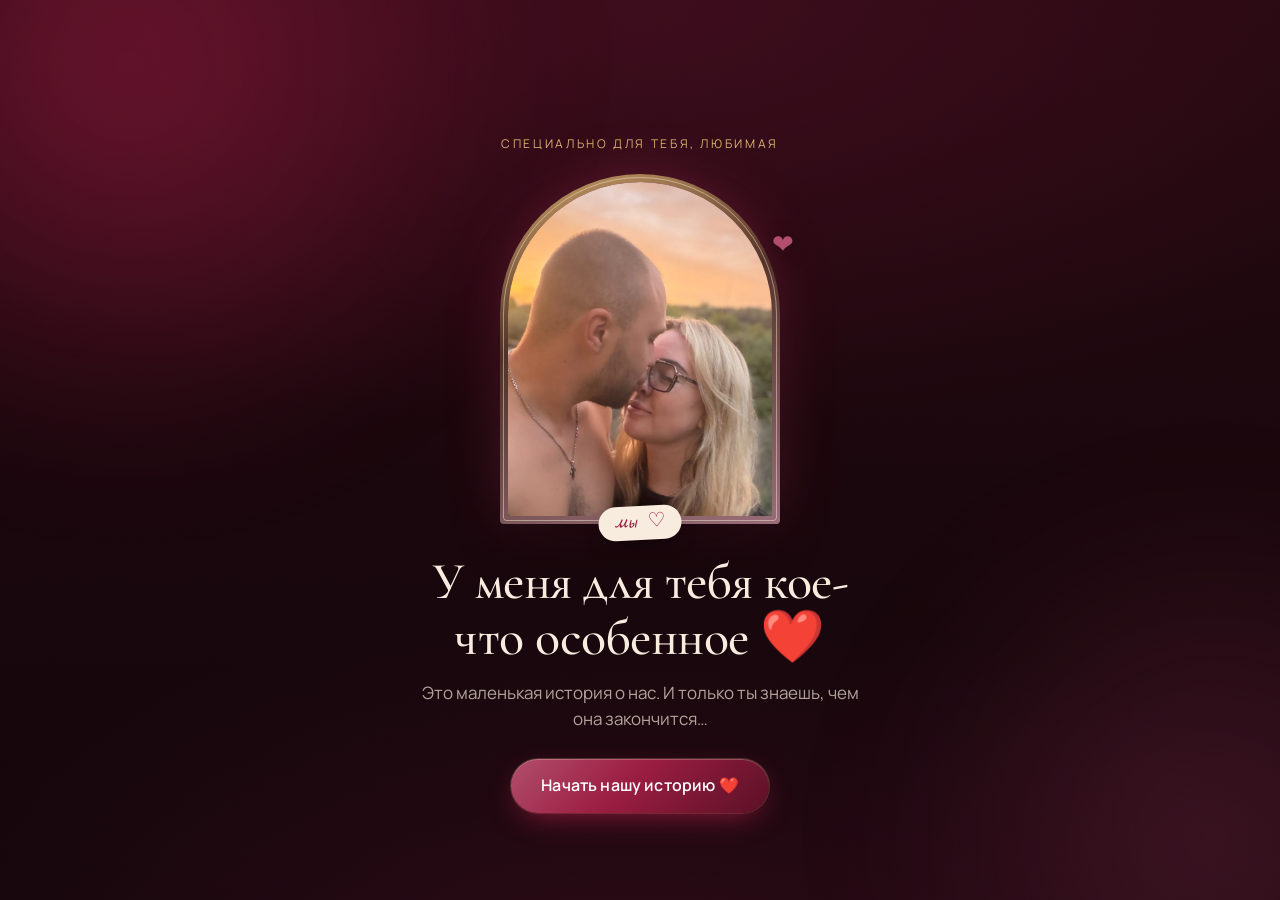
<file: nasha-istoriya/index.html>
<!doctype html>
<html lang="ru">
<head>
  <meta charset="utf-8">
  <meta name="viewport" content="width=device-width, initial-scale=1, viewport-fit=cover">
  <meta name="theme-color" content="#14060b">
  <meta name="robots" content="noindex, nofollow">
  <meta name="description" content="Маленькая история о нас">
  <title>Для тебя ❤️</title>
  <link rel="icon" href="data:image/svg+xml,%3Csvg xmlns='http://www.w3.org/2000/svg' viewBox='0 0 100 100'%3E%3Ctext y='.9em' font-size='90'%3E%E2%9D%A4%EF%B8%8F%3C/text%3E%3C/svg%3E">
  <link rel="preconnect" href="https://fonts.googleapis.com">
  <link rel="preconnect" href="https://fonts.gstatic.com" crossorigin>
  <link rel="stylesheet" href="https://fonts.googleapis.com/css2?family=Cormorant+Garamond:ital,wght@0,400;0,500;0,600;1,400;1,500&family=Manrope:wght@400;500;600&family=Marck+Script&display=swap">
  <link rel="stylesheet" href="css/style.css">
</head>
<body class="game">
  <div class="sky" aria-hidden="true">
    <div class="glow glow--a"></div>
    <div class="glow glow--b"></div>
    <div class="hearts" id="floatingHearts"></div>
  </div>
  <div class="veil" id="veil" aria-hidden="true"></div>

  <header class="topbar" id="topbar" hidden>
    <button class="icon-btn" id="soundBtn" type="button" aria-label="Включить музыку" hidden>
      <span class="icon-btn__on" aria-hidden="true">♫</span>
    </button>
  </header>

  <main class="stage" id="stage" aria-live="polite">
    <section class="screen screen--center is-active" id="loading">
      <div class="loader" role="status">
        <span class="loader__heart" aria-hidden="true">❤</span>
        <p class="loader__text">Готовлю кое-что особенное…</p>
      </div>
    </section>
  </main>

  <div class="fx" id="fx" aria-hidden="true"></div>
  <div class="preview-badge" id="previewBadge" hidden>Предпросмотр черновика · ответы не смешиваются с настоящими</div>

  <noscript>
    <p class="noscript">Чтобы открыть эту историю, включи, пожалуйста, JavaScript ❤️</p>
  </noscript>

  <script src="js/config.js"></script>
  <script src="js/shared.js"></script>
  <script src="js/app.js"></script>
</body>
</html>
</file>
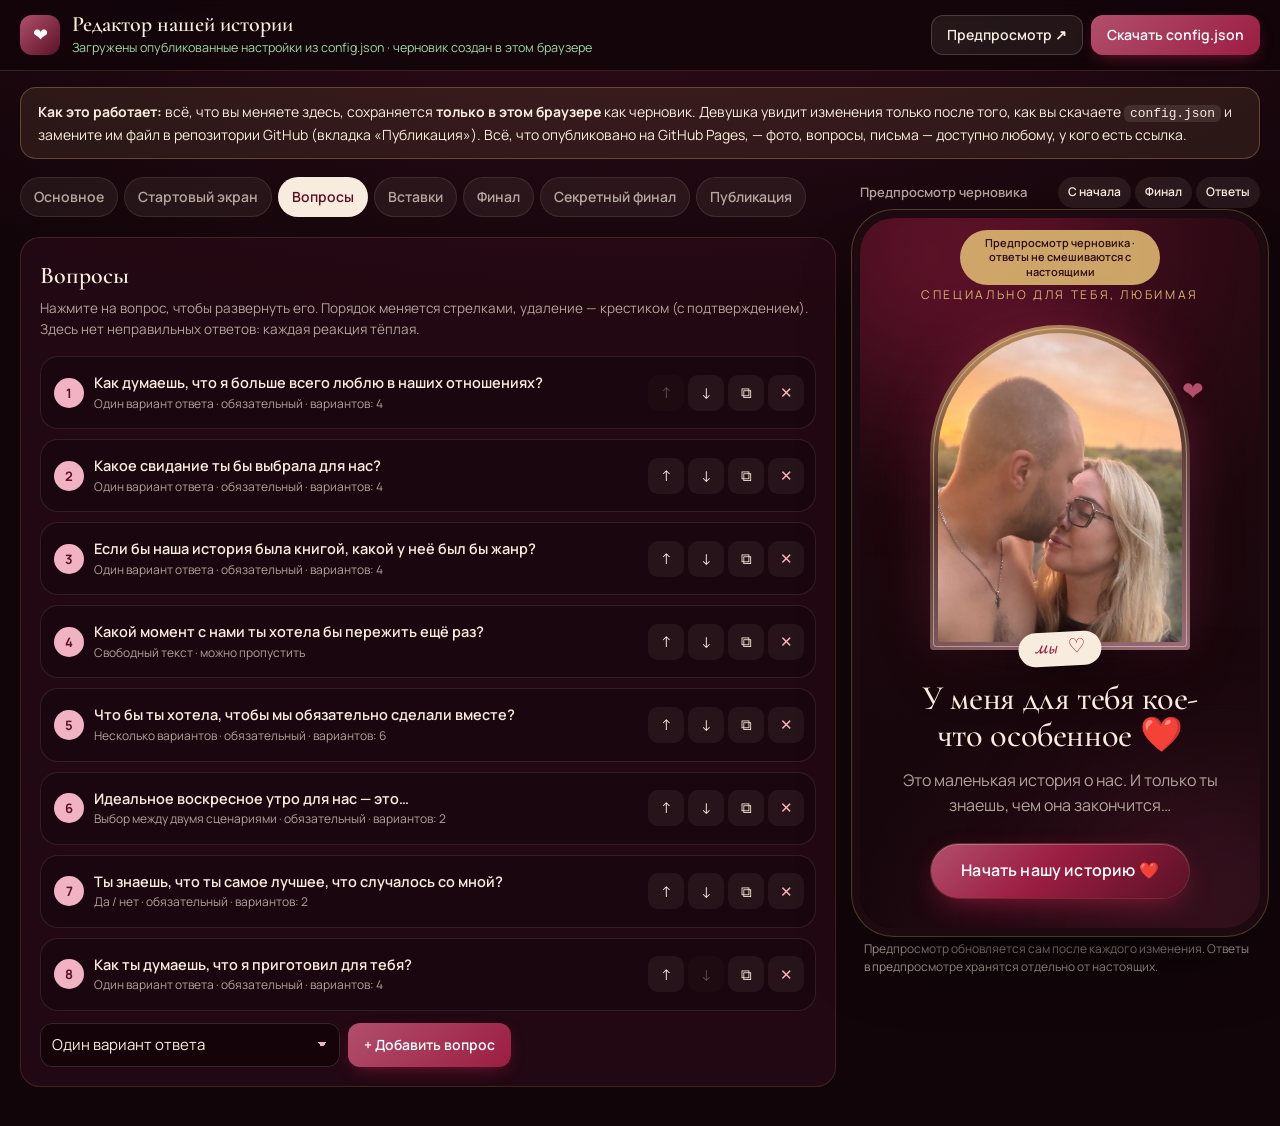
<file: nasha-istoriya/admin.html>
<!doctype html>
<html lang="ru">
<head>
  <meta charset="utf-8">
  <meta name="viewport" content="width=device-width, initial-scale=1, viewport-fit=cover">
  <meta name="theme-color" content="#14060b">
  <meta name="robots" content="noindex, nofollow">
  <title>Редактор · Наша история</title>
  <link rel="icon" href="data:image/svg+xml,%3Csvg xmlns='http://www.w3.org/2000/svg' viewBox='0 0 100 100'%3E%3Ctext y='.9em' font-size='90'%3E%E2%9C%8F%EF%B8%8F%3C/text%3E%3C/svg%3E">
  <link rel="preconnect" href="https://fonts.googleapis.com">
  <link rel="preconnect" href="https://fonts.gstatic.com" crossorigin>
  <link rel="stylesheet" href="https://fonts.googleapis.com/css2?family=Cormorant+Garamond:ital,wght@0,500;0,600;1,500&family=Manrope:wght@400;500;600;700&display=swap">
  <link rel="stylesheet" href="css/style.css">
  <link rel="stylesheet" href="css/admin.css">
</head>
<body class="admin">
  <header class="a-header">
    <div class="a-header__brand">
      <span class="a-logo" aria-hidden="true">❤</span>
      <div>
        <h1 class="a-title">Редактор нашей истории</h1>
        <p class="a-status" id="status" role="status">Загружаю настройки…</p>
      </div>
    </div>
    <div class="a-header__actions">
      <button class="a-btn a-btn--ghost" type="button" id="openPreview">Предпросмотр ↗</button>
      <button class="a-btn" type="button" id="exportJson">Скачать config.json</button>
    </div>
  </header>

  <div class="a-notice" role="note">
    <strong>Как это работает:</strong> всё, что вы меняете здесь, сохраняется <b>только в этом браузере</b> как черновик.
    Девушка увидит изменения только после того, как вы скачаете <code>config.json</code> и замените им файл в репозитории GitHub
    (вкладка «Публикация»). Всё, что опубликовано на GitHub Pages, — фото, вопросы, письма — доступно любому, у кого есть ссылка.
  </div>

  <div class="a-layout">
    <div class="a-main">
      <nav class="a-tabs" id="tabs" role="tablist" aria-label="Разделы редактора"></nav>
      <div class="a-panel" id="panel" role="tabpanel"></div>
    </div>

    <aside class="a-preview" id="previewPane" aria-label="Предпросмотр">
      <div class="a-preview__bar">
        <span>Предпросмотр черновика</span>
        <div class="a-preview__btns">
          <button class="a-chip" type="button" data-jump="">С начала</button>
          <button class="a-chip" type="button" data-jump="secret">Финал</button>
          <button class="a-chip" type="button" data-jump="story">Ответы</button>
        </div>
      </div>
      <div class="a-phone">
        <iframe id="previewFrame" title="Предпросмотр игры" src="about:blank" loading="lazy"></iframe>
      </div>
      <p class="a-hint">Предпросмотр обновляется сам после каждого изменения. Ответы в предпросмотре хранятся отдельно от настоящих.</p>
    </aside>
  </div>

  <div class="a-toast" id="toast" role="status" aria-live="polite"></div>
  <input type="file" id="hiddenFile" accept="image/*" hidden>

  <script src="js/config.js"></script>
  <script src="js/shared.js"></script>
  <script src="js/admin.js"></script>
</body>
</html>
</file>
<file: nasha-istoriya/css/style.css>
/* ==========================================================================
   Наша история — оформление игры и редактора
   Dark Romantic · бордовый, винный, нежно-розовый, кремовый, золото
   ========================================================================== */

:root {
  --bg: #12050a;
  --bg-2: #22080f;
  --wine: #3d0c1c;
  --primary: #9b1d42;
  --primary-hi: #c13a62;
  --primary-lo: #5e0f27;
  --rose: #f1b3c3;
  --rose-soft: #f8d7df;
  --cream: #f8ecdf;
  --paper: #f7eee2;
  --paper-2: #eedfcb;
  --ink: #3a1620;
  --ink-soft: #6d4450;
  --gold: #d9b26f;
  --gold-soft: rgba(217, 178, 111, .35);
  --text: #f8ecdf;
  --muted: rgba(248, 236, 223, .68);
  --faint: rgba(248, 236, 223, .14);
  --glass: rgba(42, 10, 21, .55);
  --glass-strong: rgba(36, 8, 18, .82);
  --cover: #6e1230;

  --f-display: "Cormorant Garamond", "Cormorant", Georgia, "Times New Roman", serif;
  --f-body: "Manrope", -apple-system, BlinkMacSystemFont, "Segoe UI", Roboto, Arial, sans-serif;
  --f-script: "Marck Script", "Cormorant Garamond", Georgia, cursive;

  --radius: 22px;
  --ease: cubic-bezier(.22, .8, .2, 1);
  --ease-soft: cubic-bezier(.4, 0, .2, 1);
  --safe-top: env(safe-area-inset-top, 0px);
  --safe-bottom: env(safe-area-inset-bottom, 0px);
}

*, *::before, *::after { box-sizing: border-box; }

html { -webkit-text-size-adjust: 100%; text-size-adjust: 100%; }

body {
  margin: 0;
  min-height: 100%;
  background: var(--bg);
  color: var(--text);
  font-family: var(--f-body);
  font-size: 16px;
  line-height: 1.55;
  -webkit-font-smoothing: antialiased;
  -webkit-tap-highlight-color: transparent;
}

body.game { position: fixed; inset: 0; overflow: hidden; overscroll-behavior: none; }

button, input, textarea, select { font: inherit; color: inherit; }
button { cursor: pointer; }
img { max-width: 100%; display: block; }
[hidden] { display: none !important; }

:focus-visible { outline: 2px solid var(--gold); outline-offset: 3px; }
[data-focus]:focus, [data-focus]:focus-visible { outline: none; }

.sr-only {
  position: absolute; width: 1px; height: 1px; padding: 0; margin: -1px;
  overflow: hidden; clip: rect(0 0 0 0); white-space: nowrap; border: 0;
}

/* ---------- Фон: небо, свечение, сердечки ---------- */

.sky {
  position: fixed; inset: 0; z-index: 0; overflow: hidden; pointer-events: none;
  background:
    radial-gradient(120% 80% at 50% 0%, var(--wine) 0%, transparent 60%),
    radial-gradient(90% 60% at 50% 110%, #2c0a16 0%, transparent 70%),
    linear-gradient(180deg, var(--bg-2) 0%, var(--bg) 100%);
}
.sky::after { /* лёгкая зернистость */
  content: ""; position: absolute; inset: 0; opacity: .06; mix-blend-mode: overlay;
  background-image: url("data:image/svg+xml,%3Csvg xmlns='http://www.w3.org/2000/svg' width='160' height='160'%3E%3Cfilter id='n'%3E%3CfeTurbulence type='fractalNoise' baseFrequency='.85' numOctaves='2' stitchTiles='stitch'/%3E%3C/filter%3E%3Crect width='100%25' height='100%25' filter='url(%23n)'/%3E%3C/svg%3E");
}
.glow {
  position: absolute; border-radius: 50%; filter: blur(60px); opacity: .55;
  will-change: transform;
}
.glow--a { width: 70vmax; height: 70vmax; left: -25vmax; top: -30vmax; background: radial-gradient(circle, var(--primary) 0%, transparent 65%); animation: drift 22s ease-in-out infinite alternate; }
.glow--b { width: 60vmax; height: 60vmax; right: -25vmax; bottom: -25vmax; background: radial-gradient(circle, #7a2a45 0%, transparent 65%); opacity: .4; animation: drift 26s ease-in-out infinite alternate-reverse; }
@keyframes drift { to { transform: translate3d(8vmax, 6vmax, 0) scale(1.08); } }

.hearts { position: absolute; inset: 0; }
.float-heart {
  position: absolute; bottom: -40px; color: var(--rose); opacity: 0;
  font-size: var(--s, 16px); line-height: 1;
  filter: drop-shadow(0 0 8px rgba(241, 179, 195, .55));
  animation: rise var(--d, 16s) linear var(--delay, 0s) infinite;
  will-change: transform, opacity;
}
@keyframes rise {
  0%   { transform: translate3d(0, 0, 0) rotate(-8deg); opacity: 0; }
  10%  { opacity: var(--o, .35); }
  50%  { transform: translate3d(var(--x, 20px), -55vh, 0) rotate(8deg); }
  90%  { opacity: var(--o, .35); }
  100% { transform: translate3d(calc(var(--x, 20px) * -1), -110vh, 0) rotate(-6deg); opacity: 0; }
}

.veil {
  position: fixed; inset: 0; z-index: 1; pointer-events: none;
  background: radial-gradient(circle at 50% 45%, rgba(10, 2, 5, .55), rgba(5, 1, 3, .92));
  opacity: 0; transition: opacity 1.6s var(--ease-soft);
}
.veil.is-dim { opacity: .65; }
.veil.is-dark { opacity: 1; }

/* ---------- Сцена и экраны ---------- */

.stage { position: fixed; inset: 0; z-index: 2; }

.screen {
  position: absolute; inset: 0;
  display: flex; flex-direction: column;
  overflow-x: hidden; overflow-y: auto; -webkit-overflow-scrolling: touch;
  opacity: 0; visibility: hidden;
  transform: translate3d(0, 18px, 0) scale(.985);
  filter: blur(6px);
  transition: opacity .7s var(--ease), transform .8s var(--ease), filter .7s var(--ease), visibility 0s linear .8s;
}
.screen.is-active {
  opacity: 1; visibility: visible; transform: none; filter: none;
  transition: opacity .8s var(--ease) .12s, transform .9s var(--ease) .12s, filter .8s var(--ease) .12s, visibility 0s;
}
.screen.is-leaving { transform: translate3d(0, -14px, 0) scale(.99); }

.screen__inner {
  width: 100%; max-width: 560px; margin: auto;
  padding: calc(var(--safe-top) + 68px) 20px calc(var(--safe-bottom) + 36px);
  text-align: center;
}
.screen--center .screen__inner { display: flex; flex-direction: column; align-items: center; }
.screen--wide .screen__inner { max-width: 760px; }

/* Каскадное появление */
.reveal { opacity: 0; transform: translate3d(0, 16px, 0); }
.is-active .reveal { animation: reveal .9s var(--ease) forwards; animation-delay: calc(var(--i, 0) * 120ms + 250ms); }
@keyframes reveal { to { opacity: 1; transform: none; } }

/* ---------- Типографика ---------- */

.eyebrow {
  margin: 0 0 14px; font-size: 12px; letter-spacing: .22em; text-transform: uppercase;
  color: var(--gold);
}
.title {
  margin: 0 0 14px; font-family: var(--f-display); font-weight: 500;
  font-size: clamp(32px, 8.6vw, 52px); line-height: 1.08; letter-spacing: -.01em;
  text-wrap: balance;
}
.title em { font-style: italic; color: var(--rose); }
.subtitle {
  margin: 0 auto 26px; max-width: 30em; color: var(--muted);
  font-size: clamp(15px, 4vw, 17px); text-wrap: pretty;
}
.script { font-family: var(--f-script); font-weight: 400; }
.ornament {
  display: flex; align-items: center; justify-content: center; gap: 12px;
  color: var(--gold); font-size: 13px; margin: 6px 0 18px;
}
.ornament::before, .ornament::after {
  content: ""; height: 1px; width: 56px;
  background: linear-gradient(90deg, transparent, var(--gold-soft), transparent);
}
.multiline { white-space: pre-line; }

/* ---------- Кнопки ---------- */

.btn {
  position: relative; display: inline-flex; align-items: center; justify-content: center; gap: 10px;
  min-height: 54px; padding: 14px 30px; border: 0; border-radius: 999px;
  font-weight: 600; font-size: 16px; letter-spacing: .01em; color: #fff;
  background: linear-gradient(135deg, var(--primary-hi) 0%, var(--primary) 45%, var(--primary-lo) 100%);
  box-shadow: 0 10px 30px -10px var(--primary), inset 0 1px 0 rgba(255, 255, 255, .22), 0 0 0 1px rgba(217, 178, 111, .25);
  overflow: hidden; isolation: isolate; text-decoration: none;
  transition: transform .25s var(--ease), box-shadow .3s var(--ease), opacity .3s;
  touch-action: manipulation; user-select: none; -webkit-user-select: none;
}
.btn::after { /* блик */
  content: ""; position: absolute; inset: 0; z-index: -1;
  background: linear-gradient(110deg, transparent 30%, rgba(255, 255, 255, .28) 50%, transparent 70%);
  transform: translateX(-120%);
  animation: shine 4.5s var(--ease-soft) infinite 1.5s;
}
@keyframes shine { 0%, 70% { transform: translateX(-120%); } 100% { transform: translateX(120%); } }
.btn:hover { transform: translateY(-2px); box-shadow: 0 16px 36px -12px var(--primary), inset 0 1px 0 rgba(255, 255, 255, .25), 0 0 0 1px rgba(217, 178, 111, .45); }
.btn:active { transform: scale(.97); }
.btn:disabled { opacity: .45; cursor: not-allowed; transform: none; }
.btn:disabled::after { animation: none; }
.btn--block { width: 100%; }
.btn--pulse { animation: pulse 2.6s ease-in-out infinite; }
@keyframes pulse { 0%, 100% { box-shadow: 0 10px 30px -10px var(--primary), 0 0 0 0 rgba(193, 58, 98, .45), inset 0 1px 0 rgba(255,255,255,.22); } 50% { box-shadow: 0 10px 30px -10px var(--primary), 0 0 0 12px rgba(193, 58, 98, 0), inset 0 1px 0 rgba(255,255,255,.22); } }

.btn--ghost {
  background: rgba(248, 236, 223, .06); color: var(--text);
  box-shadow: inset 0 0 0 1px rgba(248, 236, 223, .2);
}
.btn--ghost::after { display: none; }
.btn--ghost:hover { background: rgba(248, 236, 223, .1); box-shadow: inset 0 0 0 1px rgba(217, 178, 111, .5); }
.btn--small { min-height: 42px; padding: 10px 18px; font-size: 14px; }

.link-btn {
  background: none; border: 0; padding: 10px 12px; min-height: 44px;
  color: var(--muted); font-size: 14px; border-radius: 12px;
  transition: color .2s, background .2s;
}
.link-btn:hover { color: var(--text); background: rgba(248, 236, 223, .06); }

.actions { display: flex; flex-wrap: wrap; justify-content: center; gap: 12px; margin-top: 26px; }
.actions--stack { flex-direction: column; align-items: stretch; }

/* ---------- Верхняя панель ---------- */

.topbar {
  position: fixed; z-index: 20; top: calc(var(--safe-top) + 12px); right: 14px;
  display: flex; gap: 8px;
}
.icon-btn {
  width: 44px; height: 44px; border-radius: 50%; border: 0;
  display: grid; place-items: center; font-size: 18px;
  background: var(--glass); color: var(--rose);
  box-shadow: inset 0 0 0 1px rgba(217, 178, 111, .3);
  -webkit-backdrop-filter: blur(10px); backdrop-filter: blur(10px);
  transition: transform .2s var(--ease), color .2s;
}
.icon-btn:active { transform: scale(.92); }
.icon-btn.is-muted { color: var(--muted); }
.icon-btn.is-muted .icon-btn__on { text-decoration: line-through; opacity: .6; }
.icon-btn.is-playing .icon-btn__on { animation: beat 1.4s ease-in-out infinite; display: inline-block; }

/* ---------- Загрузка и ошибки ---------- */

.loader { text-align: center; margin: auto; }
.loader__heart {
  display: inline-block; font-size: 46px; color: var(--primary-hi);
  filter: drop-shadow(0 0 18px rgba(193, 58, 98, .7));
  animation: beat 1.2s ease-in-out infinite;
}
.loader__text { color: var(--muted); font-family: var(--f-display); font-style: italic; font-size: 20px; margin-top: 12px; }
@keyframes beat { 0%, 100% { transform: scale(1); } 15% { transform: scale(1.18); } 30% { transform: scale(1); } 45% { transform: scale(1.12); } }

.noscript { position: fixed; inset: 0; z-index: 99; display: grid; place-items: center; margin: 0; padding: 24px; text-align: center; background: var(--bg); font-family: var(--f-display); font-size: 24px; }

/* ---------- Фото в рамке ---------- */

.frame {
  position: relative; width: min(260px, 68vw); aspect-ratio: 4 / 5; margin: 6px auto 30px;
  border-radius: 999px 999px 26px 26px; padding: 8px;
  background: linear-gradient(160deg, rgba(217, 178, 111, .9), rgba(217, 178, 111, .25) 40%, rgba(241, 179, 195, .6));
  box-shadow: 0 30px 60px -25px rgba(0, 0, 0, .8), 0 0 60px -10px rgba(193, 58, 98, .45);
}
.frame::before { /* внутренняя тонкая линия */
  content: ""; position: absolute; inset: 3px; border-radius: inherit; z-index: 2; pointer-events: none;
  border: 1px solid rgba(255, 240, 220, .45);
}
.frame__img, .frame__ph {
  width: 100%; height: 100%; border-radius: 999px 999px 20px 20px; overflow: hidden;
}
.frame__img { object-fit: cover; background: var(--wine); }
.frame__caption {
  position: absolute; left: 50%; bottom: -16px; transform: translateX(-50%) rotate(-3deg); z-index: 3;
  padding: 4px 16px; border-radius: 999px; white-space: nowrap;
  background: var(--cream); color: var(--primary);
  font-family: var(--f-script); font-size: 20px; line-height: 1.3;
  box-shadow: 0 8px 20px -8px rgba(0, 0, 0, .6);
}
.frame__heart {
  position: absolute; top: 14%; right: -14px; z-index: 3; font-size: 26px; color: var(--primary-hi);
  filter: drop-shadow(0 4px 10px rgba(0,0,0,.4)); animation: beat 2.4s ease-in-out infinite;
}
.frame--small { width: min(200px, 56vw); }
.frame--round { border-radius: 50%; aspect-ratio: 1; }
.frame--round .frame__img, .frame--round .frame__ph { border-radius: 50%; }

/* Романтическая заглушка вместо фото */
.ph {
  position: relative; display: grid; place-items: center; overflow: hidden;
  background:
    radial-gradient(circle at 30% 25%, rgba(241, 179, 195, .35), transparent 50%),
    radial-gradient(circle at 70% 80%, rgba(217, 178, 111, .25), transparent 55%),
    linear-gradient(160deg, #5a1229, #2a0912);
  color: var(--rose-soft);
}
.ph svg { width: 58%; height: auto; opacity: .95; }
.ph__text {
  position: absolute; bottom: 12%; left: 0; right: 0; padding: 0 12px;
  font-family: var(--f-display); font-style: italic; font-size: 15px; color: rgba(248, 215, 223, .8);
}
.ph .ph-heart { transform-origin: 50% 60%; animation: beat 2.4s ease-in-out infinite; }

/* ---------- Прогресс ---------- */

.progress { margin: 0 auto 22px; max-width: 420px; }
.progress__hearts { display: flex; justify-content: center; gap: 6px; flex-wrap: wrap; }
.progress__heart {
  font-size: 15px; line-height: 1; color: rgba(248, 236, 223, .18);
  transition: color .5s var(--ease), transform .5s var(--ease), filter .5s;
}
.progress__heart.is-done { color: var(--primary-hi); filter: drop-shadow(0 0 6px rgba(193,58,98,.6)); }
.progress__heart.is-current { color: var(--rose); transform: scale(1.3); animation: beat 2s ease-in-out infinite; }
.progress__bar { height: 4px; border-radius: 4px; background: rgba(248, 236, 223, .12); overflow: hidden; }
.progress__fill { height: 100%; border-radius: inherit; background: linear-gradient(90deg, var(--primary), var(--rose)); transition: width .7s var(--ease); }
.progress__label { margin-top: 10px; font-size: 12px; letter-spacing: .18em; text-transform: uppercase; color: var(--muted); }

/* ---------- Карточка вопроса ---------- */

.card {
  position: relative; text-align: left;
  padding: 26px 20px 22px; border-radius: 28px;
  background: linear-gradient(180deg, rgba(60, 14, 30, .72), rgba(30, 7, 15, .78));
  box-shadow: 0 40px 80px -40px rgba(0, 0, 0, .9), inset 0 1px 0 rgba(255, 255, 255, .06), inset 0 0 0 1px rgba(217, 178, 111, .18);
  -webkit-backdrop-filter: blur(14px); backdrop-filter: blur(14px);
}
.card::before { /* золотой уголок */
  content: "❦"; position: absolute; top: -14px; left: 50%; transform: translateX(-50%);
  width: 30px; height: 30px; display: grid; place-items: center; border-radius: 50%;
  background: var(--bg-2); color: var(--gold); font-size: 15px;
  box-shadow: inset 0 0 0 1px rgba(217, 178, 111, .4);
}
.q-type { display: block; text-align: center; margin-bottom: 8px; font-size: 11px; letter-spacing: .2em; text-transform: uppercase; color: var(--gold); }
.q-text {
  margin: 0 0 8px; text-align: center; font-family: var(--f-display); font-weight: 500;
  font-size: clamp(24px, 6.4vw, 32px); line-height: 1.18; text-wrap: balance;
}
.q-hint { margin: 0 0 18px; text-align: center; font-size: 13px; color: var(--muted); }
.q-image {
  margin: 4px auto 18px; border-radius: 18px; overflow: hidden; max-height: 280px;
  box-shadow: 0 20px 40px -24px rgba(0,0,0,.8), 0 0 0 1px rgba(217,178,111,.3);
}
.q-image img { width: 100%; max-height: 280px; object-fit: cover; }
.q-image .ph { height: 200px; }
.q-image--photo { max-height: none; aspect-ratio: 4 / 3; }
.q-image--photo img { height: 100%; max-height: none; }
.q-image--photo .ph { height: 100%; }

.options { display: grid; gap: 10px; margin-top: 18px; }
.opt {
  position: relative; display: flex; align-items: center; gap: 14px; width: 100%;
  min-height: 58px; padding: 12px 46px 12px 12px; border: 0; border-radius: 18px; text-align: left;
  background: rgba(248, 236, 223, .05); color: var(--text);
  box-shadow: inset 0 0 0 1px rgba(248, 236, 223, .12);
  transition: background .3s var(--ease), box-shadow .3s var(--ease), transform .2s var(--ease);
  touch-action: manipulation;
}
.opt:hover { background: rgba(248, 236, 223, .08); box-shadow: inset 0 0 0 1px rgba(217, 178, 111, .45); }
.opt:active { transform: scale(.985); }
.opt__emoji {
  flex: 0 0 auto; width: 38px; height: 38px; border-radius: 12px; display: grid; place-items: center;
  font-size: 19px; background: rgba(248, 236, 223, .07);
}
.opt__text { flex: 1; font-size: 15.5px; line-height: 1.35; }
.opt__check {
  position: absolute; right: 14px; top: 50%; width: 24px; height: 24px; margin-top: -12px;
  border-radius: 50%; display: grid; place-items: center; font-size: 12px; color: transparent;
  box-shadow: inset 0 0 0 1.5px rgba(248, 236, 223, .3);
  transition: all .3s var(--ease);
}
.opt--multi .opt__check { border-radius: 8px; }
.opt.is-selected {
  background: linear-gradient(135deg, rgba(193, 58, 98, .45), rgba(110, 18, 48, .55));
  box-shadow: inset 0 0 0 1.5px var(--rose), 0 10px 26px -14px var(--primary-hi);
}
.opt.is-selected .opt__check { background: var(--rose); color: var(--primary-lo); box-shadow: none; transform: scale(1.1); }
.opt.is-selected .opt__emoji { background: rgba(255, 255, 255, .14); animation: pop .5s var(--ease); }
@keyframes pop { 40% { transform: scale(1.25) rotate(-6deg); } }

/* Да / нет */
.options--yesno { grid-template-columns: 1fr 1fr; }
.options--yesno .opt { justify-content: center; text-align: center; padding: 18px 12px; min-height: 76px; }
.options--yesno .opt__text { flex: none; font-family: var(--f-display); font-size: 22px; font-weight: 500; }
.options--yesno .opt__check, .options--yesno .opt__emoji:empty { display: none; }

/* Два сценария */
.options--scenario { grid-template-columns: 1fr; gap: 12px; position: relative; }
.scenario {
  display: flex; flex-direction: column; align-items: center; text-align: center; gap: 8px;
  padding: 22px 18px; min-height: 0;
}
.scenario .opt__emoji { width: 58px; height: 58px; border-radius: 50%; font-size: 28px; }
.scenario .opt__text { flex: none; font-family: var(--f-display); font-size: 22px; font-weight: 500; }
.scenario .opt__desc { font-size: 14px; color: var(--muted); }
.scenario .opt__check { top: 16px; margin-top: 0; }
.vs {
  justify-self: center; margin: -4px 0; width: 40px; height: 40px; border-radius: 50%; display: grid; place-items: center;
  font-family: var(--f-script); font-size: 18px; color: var(--gold); background: var(--bg-2);
  box-shadow: inset 0 0 0 1px rgba(217, 178, 111, .4); z-index: 1;
}
@media (min-width: 560px) {
  .options--scenario { grid-template-columns: 1fr auto 1fr; align-items: stretch; }
  .vs { align-self: center; margin: 0 -6px; }
}

/* Свободный текст */
.answer-text {
  width: 100%; min-height: 140px; margin-top: 18px; padding: 16px 18px; resize: vertical;
  border: 0; border-radius: 18px; background: rgba(248, 236, 223, .06); color: var(--text);
  box-shadow: inset 0 0 0 1px rgba(248, 236, 223, .15);
  font-family: var(--f-display); font-size: 20px; line-height: 1.45;
  transition: box-shadow .3s;
}
.answer-text::placeholder { color: rgba(248, 236, 223, .4); font-style: italic; }
.answer-text:focus { outline: none; box-shadow: inset 0 0 0 1.5px var(--rose), 0 0 0 4px rgba(241, 179, 195, .12); }
.char-count { margin-top: 6px; text-align: right; font-size: 12px; color: var(--muted); }

.q-actions { display: flex; align-items: center; justify-content: space-between; gap: 8px; margin-top: 20px; }
.q-actions .btn { margin-left: auto; }

/* Реакция после ответа */
.reaction {
  margin-top: 18px; padding: 18px; border-radius: 20px; text-align: center;
  background: linear-gradient(135deg, rgba(241, 179, 195, .14), rgba(217, 178, 111, .1));
  box-shadow: inset 0 0 0 1px rgba(241, 179, 195, .3);
  animation: reactionIn .6s var(--ease) both;
}
.reaction__text { margin: 0 0 14px; font-family: var(--f-display); font-style: italic; font-size: 20px; line-height: 1.35; color: var(--rose-soft); }
.reaction__guess { display: block; margin-bottom: 6px; font-family: var(--f-body); font-style: normal; font-size: 12px; letter-spacing: .14em; text-transform: uppercase; color: var(--gold); }
@keyframes reactionIn { from { opacity: 0; transform: translateY(12px) scale(.98); } }

.below-card { display: flex; justify-content: space-between; margin-top: 12px; }

/* ---------- Вставка между вопросами ---------- */

.interlude__mark { font-size: 44px; color: var(--primary-hi); filter: drop-shadow(0 0 20px rgba(193,58,98,.6)); animation: beat 2.4s ease-in-out infinite; }
.interlude__text {
  margin: 18px auto 30px; max-width: 18em;
  font-family: var(--f-display); font-style: italic; font-weight: 400;
  font-size: clamp(28px, 7.4vw, 42px); line-height: 1.2; text-wrap: balance;
}

/* ---------- Конверт ---------- */

.envelope-wrap { position: relative; margin: 30px auto 10px; width: min(310px, 82vw); }
.envelope {
  position: relative; display: block; width: 100%; aspect-ratio: 3 / 2; padding: 0; border: 0; background: none;
  perspective: 900px; filter: drop-shadow(0 30px 40px rgba(0, 0, 0, .55));
  transition: transform .4s var(--ease);
  animation: floaty 4s ease-in-out infinite;
}
.envelope:hover { transform: translateY(-4px) rotate(-1deg); }
@keyframes floaty { 50% { translate: 0 -8px; } }
.envelope__back { position: absolute; inset: 0; border-radius: 10px; background: linear-gradient(160deg, #d9bfa9, #c9a68f); }
.envelope__letter {
  position: absolute; left: 7%; right: 7%; top: 8%; height: 84%; border-radius: 6px;
  background: repeating-linear-gradient(180deg, transparent 0 17px, rgba(155, 29, 66, .08) 17px 18px), var(--paper);
  z-index: 1; transition: transform 1s var(--ease) .5s;
  display: grid; place-items: center; color: var(--primary); font-family: var(--f-script); font-size: 22px;
}
.envelope__front { position: absolute; inset: 0; z-index: 2; pointer-events: none; }
.envelope__front::before { /* карман: бока и низ */
  content: ""; position: absolute; inset: 0; border-radius: 10px;
  background: linear-gradient(160deg, #ecd9c6, #dcc0a8);
  clip-path: polygon(0 0, 50% 54%, 100% 0, 100% 100%, 0 100%);
}
.envelope__front::after { /* нижний клапан для объёма */
  content: ""; position: absolute; inset: 0; border-radius: 10px;
  background: linear-gradient(10deg, #e3c9b2, #f0e0cf);
  clip-path: polygon(0 100%, 50% 48%, 100% 100%);
}
.envelope__flap {
  position: absolute; left: 0; right: 0; top: 0; height: 58%; z-index: 3;
  transform-origin: 50% 0; transition: transform .9s var(--ease), z-index 0s .45s;
  transform-style: preserve-3d;
}
.envelope__flap::before {
  content: ""; position: absolute; inset: 0;
  background: linear-gradient(180deg, #d5b79d, #c7a68c);
  clip-path: polygon(0 0, 100% 0, 50% 100%);
  border-radius: 10px 10px 0 0;
}
.envelope__seal {
  position: absolute; left: 50%; top: 100%; z-index: 4; width: 54px; height: 54px; margin: -30px 0 0 -27px;
  border-radius: 50%; display: grid; place-items: center; color: #ffd9e2; font-size: 22px;
  background: radial-gradient(circle at 35% 30%, #d2486e, #8c1535 60%, #5e0d23);
  box-shadow: 0 4px 10px rgba(0, 0, 0, .35), inset 0 0 0 3px rgba(0, 0, 0, .12), inset 0 0 0 6px rgba(255, 255, 255, .08);
  transition: opacity .3s, transform .4s var(--ease);
}
.envelope.is-open { animation: none; }
.envelope.is-open .envelope__seal { opacity: 0; transform: scale(1.4); }
.envelope.is-open .envelope__flap { transform: rotateX(180deg); z-index: 0; }
.envelope.is-open .envelope__letter { transform: translateY(-58%); }
.envelope-hint { margin-top: 18px; color: var(--muted); font-size: 14px; animation: blink 2.4s ease-in-out infinite; }
@keyframes blink { 50% { opacity: .45; } }

/* ---------- Письмо ---------- */

.letter {
  position: relative; margin: 6px auto 0; max-width: 520px; text-align: left;
  padding: 34px 26px 30px; border-radius: 6px; color: var(--ink);
  background:
    radial-gradient(circle at 0 0, rgba(155, 29, 66, .07), transparent 40%),
    radial-gradient(circle at 100% 100%, rgba(217, 178, 111, .18), transparent 45%),
    var(--paper);
  box-shadow: 0 40px 70px -30px rgba(0, 0, 0, .9), 0 0 0 1px rgba(217, 178, 111, .4);
  animation: letterIn 1.1s var(--ease) both;
}
.letter::before { /* тонкая рамка */
  content: ""; position: absolute; inset: 10px; border: 1px solid rgba(155, 29, 66, .16); border-radius: 3px; pointer-events: none;
}
@keyframes letterIn { from { opacity: 0; transform: translateY(40px) rotateX(18deg) scale(.96); } }
.letter__greeting { margin: 0 0 14px; font-family: var(--f-script); font-size: 30px; line-height: 1.2; color: var(--primary); }
.letter__body p {
  margin: 0 0 14px; font-family: var(--f-display); font-size: 20px; line-height: 1.5; color: var(--ink);
}
.letter__sign { margin: 22px 0 0; text-align: right; font-family: var(--f-script); font-size: 26px; color: var(--primary); }
.letter__photo { float: right; width: 38%; max-width: 170px; margin: 4px 0 12px 16px; padding: 6px 6px 22px; background: #fff; box-shadow: 0 10px 22px -10px rgba(0,0,0,.5); transform: rotate(3deg); }
.letter__photo img, .letter__photo .ph { width: 100%; aspect-ratio: 4 / 5; object-fit: cover; }
.letter__photo .ph svg { width: 50%; }
.letter__photo .ph__text { display: none; }
@media (max-width: 420px) { .letter__photo { float: none; width: 62%; margin: 0 auto 18px; } }
.letter-section { margin-top: 30px; }

/* ---------- Подарок ---------- */

.gift-box {
  position: relative; width: 130px; height: 120px; margin: 20px auto 26px; border: 0; padding: 0; background: none;
  animation: wiggle 2.8s ease-in-out infinite;
}
@keyframes wiggle { 0%, 80%, 100% { transform: rotate(0); } 84% { transform: rotate(-6deg); } 88% { transform: rotate(5deg); } 92% { transform: rotate(-3deg); } }
.gift-box__body { position: absolute; left: 10px; right: 10px; bottom: 0; height: 74px; border-radius: 6px; background: linear-gradient(135deg, var(--primary-hi), var(--primary-lo)); box-shadow: 0 20px 40px -15px rgba(0,0,0,.8); }
.gift-box__lid { position: absolute; left: 0; right: 0; top: 18px; height: 30px; border-radius: 6px; background: linear-gradient(135deg, #d24a72, var(--primary)); transition: transform .8s var(--ease); z-index: 2; }
.gift-box__ribbon-v { position: absolute; left: 50%; width: 16px; margin-left: -8px; top: 18px; bottom: 0; background: linear-gradient(90deg, #c69a52, var(--gold), #c69a52); z-index: 3; transition: transform .8s var(--ease); }
.gift-box__bow { position: absolute; left: 50%; top: 0; margin-left: -30px; width: 60px; height: 26px; z-index: 4; transition: transform .8s var(--ease); }
.gift-box__bow::before, .gift-box__bow::after { content: ""; position: absolute; top: 0; width: 28px; height: 22px; border: 6px solid var(--gold); border-radius: 50% 50% 10% 50%; }
.gift-box__bow::before { left: 0; transform: rotate(-15deg); }
.gift-box__bow::after { right: 0; transform: scaleX(-1) rotate(-15deg); }
.gift-box.is-open { animation: none; }
.gift-box.is-open .gift-box__lid, .gift-box.is-open .gift-box__bow { transform: translateY(-70px) rotate(-18deg); opacity: 0; transition: transform .8s var(--ease), opacity .6s .3s; }
.gift-box.is-open .gift-box__ribbon-v { transform: scaleY(0); transform-origin: bottom; }

.gift-items { display: grid; grid-template-columns: repeat(auto-fit, minmax(140px, 1fr)); gap: 16px; margin: 10px 0 24px; }
.gift-item {
  margin: 0; padding: 10px 10px 14px; border-radius: 16px; background: rgba(248, 236, 223, .06);
  box-shadow: inset 0 0 0 1px rgba(217, 178, 111, .25);
  opacity: 0; transform: translateY(30px) scale(.8) rotate(var(--r, -3deg));
  animation: unwrap .9s var(--ease) forwards; animation-delay: calc(var(--i, 0) * 180ms + 500ms);
}
@keyframes unwrap { 60% { transform: translateY(-6px) scale(1.04) rotate(0); } to { opacity: 1; transform: none; } }
.gift-item img, .gift-item .ph { width: 100%; aspect-ratio: 3 / 4; object-fit: cover; border-radius: 10px; }
.gift-item .ph svg { width: 46%; }
.gift-item .ph__text { font-size: 13px; }
.gift-item figcaption { margin-top: 10px; font-family: var(--f-display); font-size: 18px; line-height: 1.25; }
.gift-title { margin: 0 0 6px; font-family: var(--f-display); font-size: clamp(28px, 7vw, 40px); font-weight: 500; }
.gift-message { margin: 0 auto; max-width: 28em; font-family: var(--f-display); font-style: italic; font-size: 21px; line-height: 1.4; color: var(--rose-soft); }
.intrigue {
  margin: 10px auto 0; max-width: 24em; padding: 30px 24px; border-radius: 26px;
  font-family: var(--f-display); font-size: clamp(24px, 6.4vw, 32px); line-height: 1.3;
  background: linear-gradient(135deg, rgba(241, 179, 195, .12), rgba(217, 178, 111, .08));
  box-shadow: inset 0 0 0 1px rgba(217, 178, 111, .3), 0 0 80px -20px rgba(193, 58, 98, .5);
}
.intrigue__lock { display: block; margin-bottom: 10px; font-size: 32px; }

/* ---------- Наша маленькая история ---------- */

.story-list { list-style: none; margin: 10px 0 0; padding: 0; text-align: left; display: grid; gap: 14px; }
.story-item {
  position: relative; padding: 18px 18px 18px 54px; border-radius: 20px;
  background: rgba(248, 236, 223, .05); box-shadow: inset 0 0 0 1px rgba(248, 236, 223, .1);
}
.story-item__num {
  position: absolute; left: 14px; top: 16px; width: 28px; height: 28px; border-radius: 50%; display: grid; place-items: center;
  font-size: 12px; font-weight: 600; color: var(--primary-lo); background: var(--rose);
}
.story-item__q { margin: 0 0 8px; color: var(--muted); font-size: 14px; }
.story-item__a { margin: 0; font-family: var(--f-display); font-size: 21px; line-height: 1.3; color: var(--cream); white-space: pre-line; }
.story-item__a--empty { color: var(--muted); font-style: italic; }
.gallery { display: grid; grid-template-columns: repeat(auto-fill, minmax(130px, 1fr)); gap: 10px; margin: 16px 0 6px; }
.gallery img { width: 100%; aspect-ratio: 1; object-fit: cover; border-radius: 14px; box-shadow: 0 0 0 1px rgba(217,178,111,.25); }
.section-title { margin: 34px 0 6px; font-family: var(--f-display); font-weight: 500; font-size: 28px; }
.score-note { margin: 0 0 10px; color: var(--gold); font-size: 14px; }

/* ---------- Ложный финал и драматическая пауза ---------- */

.false-hearts { position: relative; height: 90px; margin-bottom: 8px; }
.false-hearts span { position: absolute; left: 50%; top: 50%; font-size: 26px; color: var(--primary-hi); animation: orbit 6s linear infinite; animation-delay: calc(var(--i) * -1s); }
@keyframes orbit {
  from { transform: rotate(calc(var(--i) * 60deg)) translateX(40px) rotate(calc(var(--i) * -60deg)) scale(.9); }
  to { transform: rotate(calc(var(--i) * 60deg + 360deg)) translateX(40px) rotate(calc(var(--i) * -60deg - 360deg)) scale(.9); }
}
.thanks { margin: 6px auto 30px; font-family: var(--f-script); font-size: clamp(28px, 7.6vw, 38px); color: var(--rose); }

.dramatic__line {
  margin: 0; font-family: var(--f-display); font-style: italic; font-size: clamp(30px, 8vw, 46px); line-height: 1.2;
  opacity: 0; transform: translateY(10px); filter: blur(8px);
  transition: opacity 1.4s var(--ease), transform 1.4s var(--ease), filter 1.4s var(--ease);
}
.dramatic__line + .dramatic__line { margin-top: 16px; font-size: clamp(22px, 6vw, 30px); color: var(--rose-soft); }
.dramatic__line.is-shown { opacity: 1; transform: none; filter: none; }
.dramatic__btn { margin-top: 40px; opacity: 0; transform: translateY(10px); transition: opacity 1s var(--ease), transform 1s var(--ease); }
.dramatic__btn.is-shown { opacity: 1; transform: none; }

/* ---------- Волшебная книга ---------- */

.book-scene { position: relative; margin: 10px auto 0; width: min(310px, 78vw); perspective: 1800px; }
.book {
  position: relative; display: block; width: 100%; aspect-ratio: 3 / 4.2; padding: 0; border: 0; background: none;
  transform-style: preserve-3d; transform: rotateX(8deg) rotateY(-14deg);
  transition: transform 1.2s var(--ease);
  animation: bookFloat 5s ease-in-out infinite;
}
@keyframes bookFloat { 50% { translate: 0 -10px; } }
.book__pages {
  position: absolute; inset: 2% 0 2% 4%; border-radius: 3px 10px 10px 3px;
  background: repeating-linear-gradient(90deg, #efe2cf 0 2px, #e3d2ba 2px 3px);
  transform: translateZ(-14px);
  box-shadow: 0 30px 50px -20px rgba(0,0,0,.8);
}
.book__inner { position: absolute; inset: 0; border-radius: 3px 10px 10px 3px; background: var(--paper); transform: translateZ(-2px); display: grid; place-items: center; color: var(--primary); font-family: var(--f-script); font-size: 26px; }
.book__cover {
  position: absolute; inset: 0; border-radius: 4px 12px 12px 4px; transform-origin: left center;
  transform-style: preserve-3d; transition: transform 1.6s cubic-bezier(.6, .05, .25, 1);
}
.book__front, .book__back { position: absolute; inset: 0; border-radius: inherit; -webkit-backface-visibility: hidden; backface-visibility: hidden; }
.book__front {
  display: flex; flex-direction: column; align-items: center; justify-content: center; padding: 26px 22px; text-align: center;
  background:
    radial-gradient(circle at 30% 20%, rgba(255,255,255,.14), transparent 45%),
    linear-gradient(90deg, rgba(0,0,0,.35) 0, rgba(0,0,0,.05) 7%, transparent 9%),
    var(--cover);
  box-shadow: inset 0 0 40px rgba(0, 0, 0, .45), 0 30px 60px -20px rgba(0, 0, 0, .9);
  color: var(--gold);
}
.book__front::before { /* золотая рамка */
  content: ""; position: absolute; inset: 14px 14px 14px 22px; border: 1.5px solid rgba(217, 178, 111, .75); border-radius: 6px;
  box-shadow: inset 0 0 0 4px transparent, inset 0 0 0 5px rgba(217, 178, 111, .35);
}
.book__corner { position: absolute; font-size: 14px; color: var(--gold); }
.book__corner--tl { top: 20px; left: 28px; } .book__corner--tr { top: 20px; right: 20px; }
.book__corner--bl { bottom: 20px; left: 28px; } .book__corner--br { bottom: 20px; right: 20px; }
.book__heart { font-size: 30px; margin-bottom: 14px; color: #f3c6d2; filter: drop-shadow(0 0 10px rgba(255, 200, 215, .7)); animation: beat 2.6s ease-in-out infinite; }
.book__title { margin: 0; font-family: var(--f-display); font-weight: 600; font-size: clamp(28px, 8vw, 36px); line-height: 1.1; letter-spacing: .02em; text-shadow: 0 1px 0 rgba(0,0,0,.4); }
.book__subtitle { margin: 12px 0 0; font-family: var(--f-display); font-style: italic; font-size: 17px; color: rgba(240, 214, 160, .85); }
.book__back { transform: rotateY(180deg); background: linear-gradient(90deg, #ead9c3, var(--paper)); }
.book.is-open { transform: translateX(30%) scale(.6); animation: none; }
.book.is-open .book__cover { transform: rotateY(-165deg); }
.book-hint { margin-top: 26px; color: var(--muted); font-size: 14px; animation: blink 2.4s ease-in-out infinite; }

/* Страницы-читалка */
.reader { position: relative; margin: 0 auto; width: min(400px, 88vw); }
.reader__book { position: relative; aspect-ratio: 3 / 4.3; perspective: 2000px; touch-action: pan-y; user-select: none; -webkit-user-select: none; }
.page {
  position: absolute; inset: 0; overflow: hidden; border-radius: 4px 14px 14px 4px;
  display: flex; flex-direction: column; justify-content: center; padding: 30px 26px 46px; text-align: center; color: var(--ink);
  background:
    linear-gradient(90deg, rgba(90, 40, 20, .22) 0, rgba(90, 40, 20, .05) 6%, transparent 12%),
    radial-gradient(circle at 80% 10%, rgba(255, 255, 255, .6), transparent 50%),
    radial-gradient(circle at 20% 100%, rgba(217, 178, 111, .25), transparent 55%),
    var(--paper);
  box-shadow: 0 30px 60px -25px rgba(0, 0, 0, .9), inset 0 0 0 1px rgba(160, 120, 80, .2);
  transform-origin: left center; -webkit-backface-visibility: hidden; backface-visibility: hidden;
}
.page::after { /* стопка страниц справа */
  content: ""; position: absolute; right: 0; top: 2%; bottom: 2%; width: 5px;
  background: repeating-linear-gradient(90deg, #e6d6c0 0 1px, #f5ebdd 1px 2px); border-radius: 0 3px 3px 0;
}
.page--turning { z-index: 5; box-shadow: 0 30px 60px -25px rgba(0, 0, 0, .9); }
.page--turning .page__shade { opacity: 1; }
.page__shade { position: absolute; inset: 0; pointer-events: none; opacity: 0; background: linear-gradient(90deg, transparent 40%, rgba(60, 20, 10, .25)); transition: opacity .3s; }
.page.flip-next { animation: flipNext .9s cubic-bezier(.5, .05, .3, 1) forwards; }
.page.flip-prev { animation: flipPrev .9s cubic-bezier(.5, .05, .3, 1) forwards; }
@keyframes flipNext { from { transform: rotateY(0); } to { transform: rotateY(-108deg); opacity: .6; } }
@keyframes flipPrev { from { transform: rotateY(-108deg); opacity: .6; } to { transform: rotateY(0); opacity: 1; } }
.page__content { overflow-y: auto; max-height: 100%; scrollbar-width: none; }
.page__content::-webkit-scrollbar { display: none; }
.page__chapter { margin: 0 0 6px; font-size: 11px; letter-spacing: .3em; text-transform: uppercase; color: #a07a45; }
.page__title { margin: 0 0 14px; font-family: var(--f-script); font-weight: 400; font-size: clamp(32px, 9vw, 42px); line-height: 1.15; color: var(--primary); }
.page__title--only { font-size: clamp(38px, 11vw, 52px); }
.page__text p { margin: 0 0 14px; font-family: var(--f-display); font-size: clamp(19px, 5vw, 22px); line-height: 1.45; }
.page__text p:last-child { margin-bottom: 0; }
.page__img { margin: 0 auto 16px; width: 74%; padding: 6px 6px 18px; background: #fff; transform: rotate(-2deg); box-shadow: 0 10px 20px -10px rgba(0,0,0,.45); }
.page__img img, .page__img .ph { width: 100%; aspect-ratio: 4/3; object-fit: cover; }
.page__img .ph__text { display: none; }
.page__flourish { margin: 14px 0 0; color: #b08a55; font-size: 18px; }
.page__num { position: absolute; bottom: 16px; left: 0; right: 0; font-family: var(--f-display); font-style: italic; font-size: 14px; color: #a07a45; }
.page .envelope-wrap { width: 82%; margin-top: 14px; }
.page .envelope-hint { color: var(--ink-soft); }

.reader__nav { display: flex; align-items: center; justify-content: space-between; margin-top: 18px; }
.reader__arrow { width: 50px; height: 50px; border-radius: 50%; border: 0; font-size: 22px; background: var(--glass); color: var(--rose); box-shadow: inset 0 0 0 1px rgba(217, 178, 111, .35); transition: opacity .3s, transform .2s; }
.reader__arrow:active { transform: scale(.92); }
.reader__arrow:disabled { opacity: .25; cursor: default; }
.reader__dots { display: flex; gap: 6px; }
.reader__dot { width: 7px; height: 7px; border-radius: 50%; background: rgba(248, 236, 223, .25); transition: all .4s var(--ease); }
.reader__dot.is-current { width: 22px; border-radius: 4px; background: var(--rose); }
.reader__hint { margin-top: 10px; font-size: 13px; color: var(--muted); }

/* ---------- Последний экран ---------- */

.ending__text p { margin: 0 0 6px; font-family: var(--f-display); font-size: clamp(26px, 7vw, 38px); line-height: 1.25; }
.ending__text p:last-child { margin-top: 18px; font-family: var(--f-script); color: var(--rose); font-size: clamp(32px, 9vw, 46px); }
.big-heart { display: inline-block; margin: 22px 0 8px; font-size: 48px; color: var(--primary-hi); filter: drop-shadow(0 0 24px rgba(193, 58, 98, .8)); animation: beat 1.8s ease-in-out infinite; }

/* ---------- Эффекты ---------- */

.fx { position: fixed; inset: 0; z-index: 30; pointer-events: none; overflow: hidden; }
.burst {
  position: absolute; font-size: var(--s, 16px); color: var(--c, #f1b3c3); line-height: 1;
  animation: burst var(--d, 1s) var(--ease) forwards;
  will-change: transform, opacity;
}
@keyframes burst {
  0% { transform: translate(-50%, -50%) scale(.3); opacity: 1; }
  100% { transform: translate(calc(-50% + var(--dx)), calc(-50% + var(--dy))) scale(1) rotate(var(--rot, 20deg)); opacity: 0; }
}
.confetti {
  position: absolute; top: -30px; font-size: var(--s, 18px); color: var(--c, #f1b3c3); line-height: 1;
  animation: fall var(--d, 3s) linear var(--delay, 0s) forwards;
}
@keyframes fall {
  0% { transform: translate3d(0, 0, 0) rotate(0); opacity: 0; }
  8% { opacity: 1; }
  100% { transform: translate3d(var(--x, 0), 110vh, 0) rotate(var(--rot, 300deg)); opacity: .8; }
}
.glow-heart {
  position: absolute; bottom: -20px; font-size: var(--s, 12px); color: #ffc7d4;
  text-shadow: 0 0 10px #ff8fb0, 0 0 20px #ff5d8f;
  animation: glowUp var(--d, 5s) ease-out var(--delay, 0s) forwards;
}
@keyframes glowUp { 0% { transform: translateY(0) scale(.5); opacity: 0; } 15% { opacity: 1; } 100% { transform: translateY(-80vh) translateX(var(--x, 0)) scale(1.1); opacity: 0; } }

/* ---------- Модальное окно и уведомления ---------- */

.modal { position: fixed; inset: 0; z-index: 50; display: grid; place-items: center; padding: 20px; background: rgba(8, 2, 4, .7); -webkit-backdrop-filter: blur(6px); backdrop-filter: blur(6px); animation: fadeIn .3s ease both; }
.modal__box { width: 100%; max-width: 380px; padding: 26px 22px; border-radius: 24px; text-align: center; background: var(--bg-2); box-shadow: inset 0 0 0 1px rgba(217, 178, 111, .3), 0 40px 80px -20px #000; animation: reactionIn .4s var(--ease) both; }
.modal__title { margin: 0 0 8px; font-family: var(--f-display); font-size: 26px; font-weight: 500; }
.modal__text { margin: 0 0 20px; color: var(--muted); }
@keyframes fadeIn { from { opacity: 0; } }

.toast {
  position: fixed; left: 50%; bottom: calc(var(--safe-bottom) + 20px); z-index: 60; max-width: calc(100% - 32px);
  transform: translate(-50%, 20px); opacity: 0; padding: 12px 20px; border-radius: 999px;
  background: var(--cream); color: var(--primary-lo); font-weight: 600; font-size: 14px; text-align: center;
  box-shadow: 0 16px 40px -12px rgba(0, 0, 0, .7); transition: all .4s var(--ease);
}
.toast.is-shown { opacity: 1; transform: translate(-50%, 0); }

.preview-badge {
  position: fixed; left: 50%; top: calc(var(--safe-top) + 12px); z-index: 25; transform: translateX(-50%);
  max-width: calc(100% - 140px); padding: 6px 12px; border-radius: 999px; font-size: 11px; line-height: 1.3; text-align: center;
  background: rgba(217, 178, 111, .92); color: #2a0b16; font-weight: 600;
}
.restart-link { position: fixed; left: 12px; top: calc(var(--safe-top) + 12px); z-index: 20; }

.error-box { margin: auto; max-width: 420px; padding: 30px 24px; border-radius: 24px; background: var(--glass-strong); box-shadow: inset 0 0 0 1px rgba(217, 178, 111, .3); }

/* ---------- Без анимаций ---------- */

html.no-motion *, html.no-motion *::before, html.no-motion *::after {
  animation-duration: .001ms !important; animation-delay: 0s !important; animation-iteration-count: 1 !important;
  transition-duration: .001ms !important; transition-delay: 0s !important;
}
html.no-motion .float-heart, html.no-motion .glow, html.no-motion .fx { display: none; }
html.no-motion .reveal { opacity: 1; transform: none; }
html.no-motion .screen { filter: none; transform: none; }
html.no-motion .book { animation: none; }
html.no-motion .btn::after { display: none; }

@media (prefers-reduced-motion: reduce) {
  *, *::before, *::after { animation-duration: .001ms !important; animation-iteration-count: 1 !important; transition-duration: .001ms !important; scroll-behavior: auto !important; }
  .float-heart, .glow { display: none; }
  .reveal { opacity: 1; transform: none; }
}

@media (min-width: 768px) {
  .screen__inner { padding-top: calc(var(--safe-top) + 84px); }
  .card { padding: 34px 32px 28px; }
  .frame { width: 280px; }
}
@media (max-height: 640px) {
  .frame { width: min(200px, 52vw); margin-bottom: 26px; }
  .screen__inner { padding-top: calc(var(--safe-top) + 58px); }
}
</file>
<file: nasha-istoriya/css/admin.css>
/* Визуальный редактор — admin.html */

body.admin {
  background: radial-gradient(120% 60% at 50% 0%, #2e0b18 0%, var(--bg) 60%) fixed, var(--bg);
  min-height: 100vh; padding-bottom: calc(var(--safe-bottom) + 40px);
}

.a-header {
  position: sticky; top: 0; z-index: 30;
  display: flex; align-items: center; justify-content: space-between; gap: 14px; flex-wrap: wrap;
  padding: calc(var(--safe-top) + 12px) 20px 12px;
  background: rgba(18, 5, 10, .88); -webkit-backdrop-filter: blur(14px); backdrop-filter: blur(14px);
  border-bottom: 1px solid rgba(217, 178, 111, .18);
}
.a-header__brand { display: flex; align-items: center; gap: 12px; min-width: 0; }
.a-logo { width: 40px; height: 40px; flex: none; border-radius: 12px; display: grid; place-items: center; color: #fff; font-size: 18px; background: linear-gradient(135deg, var(--primary-hi), var(--primary-lo)); }
.a-title { margin: 0; font-family: var(--f-display); font-weight: 600; font-size: 22px; line-height: 1.1; }
.a-status { margin: 2px 0 0; font-size: 12.5px; color: var(--muted); }
.a-status.is-ok { color: #9fd6a8; }
.a-status.is-error { color: #ff9a9a; }
.a-header__actions { display: flex; gap: 8px; flex-wrap: wrap; }

.a-btn {
  display: inline-flex; align-items: center; justify-content: center; gap: 6px;
  min-height: 40px; padding: 8px 16px; border: 0; border-radius: 12px;
  font-weight: 600; font-size: 14px; color: #fff; text-decoration: none;
  background: linear-gradient(135deg, var(--primary-hi), var(--primary));
  box-shadow: 0 6px 18px -8px var(--primary);
  transition: transform .15s, filter .2s;
}
.a-btn:hover { filter: brightness(1.1); }
.a-btn:active { transform: scale(.97); }
.a-btn:disabled { opacity: .45; cursor: not-allowed; }
.a-btn--ghost { background: rgba(248, 236, 223, .07); box-shadow: inset 0 0 0 1px rgba(248, 236, 223, .18); color: var(--text); }
.a-btn--danger { background: rgba(255, 90, 110, .12); color: #ffb3bd; box-shadow: inset 0 0 0 1px rgba(255, 120, 140, .35); }
.a-btn--small { min-height: 34px; padding: 6px 12px; font-size: 13px; border-radius: 10px; }

.a-notice {
  max-width: 1360px; margin: 16px auto 0; padding: 14px 18px; border-radius: 16px;
  background: rgba(217, 178, 111, .1); box-shadow: inset 0 0 0 1px rgba(217, 178, 111, .3);
  font-size: 14px; line-height: 1.55; color: var(--cream);
}
.a-notice { margin-left: 20px; margin-right: 20px; }
@media (min-width: 1400px) { .a-notice { margin-left: auto; margin-right: auto; } }
.a-notice code, .a-panel code { padding: 1px 6px; border-radius: 6px; background: rgba(248, 236, 223, .1); font-size: .92em; }

.a-layout { max-width: 1360px; margin: 0 auto; padding: 18px 20px 0; display: grid; grid-template-columns: minmax(0, 1fr); gap: 24px; }
@media (min-width: 1100px) { .a-layout { grid-template-columns: minmax(0, 1fr) 400px; } }

.a-tabs { display: flex; gap: 6px; overflow-x: auto; padding-bottom: 6px; scrollbar-width: thin; margin-bottom: 14px; }
.a-tab {
  flex: none; min-height: 40px; padding: 8px 14px; border: 0; border-radius: 999px; font-size: 14px; font-weight: 600;
  background: rgba(248, 236, 223, .06); color: var(--muted); box-shadow: inset 0 0 0 1px rgba(248, 236, 223, .1);
}
.a-tab[aria-selected="true"] { background: var(--cream); color: var(--primary-lo); box-shadow: none; }

.a-panel { display: grid; gap: 16px; }

.a-section {
  padding: 20px; border-radius: 20px;
  background: rgba(46, 11, 24, .6); box-shadow: inset 0 0 0 1px rgba(217, 178, 111, .16);
}
.a-section__title { margin: 0 0 4px; font-family: var(--f-display); font-size: 24px; font-weight: 600; }
.a-section__desc { margin: 0 0 16px; font-size: 13.5px; color: var(--muted); }
.a-grid { display: grid; gap: 14px; }
@media (min-width: 720px) { .a-grid--2 { grid-template-columns: 1fr 1fr; } }

.a-field { display: grid; gap: 6px; min-width: 0; }
.a-label { font-size: 13px; font-weight: 600; color: var(--rose-soft); }
.a-help { font-size: 12px; color: var(--muted); }
.a-input, .a-textarea, .a-select {
  width: 100%; min-height: 44px; padding: 10px 12px; border: 0; border-radius: 12px;
  background: rgba(10, 2, 5, .55); color: var(--text); font-size: 15px;
  box-shadow: inset 0 0 0 1px rgba(248, 236, 223, .14);
  transition: box-shadow .2s;
}
.a-textarea { min-height: 96px; resize: vertical; line-height: 1.5; }
.a-input:focus, .a-textarea:focus, .a-select:focus { outline: none; box-shadow: inset 0 0 0 1.5px var(--rose); }
.a-select { appearance: none; -webkit-appearance: none; background-image: linear-gradient(45deg, transparent 50%, var(--rose) 50%), linear-gradient(135deg, var(--rose) 50%, transparent 50%); background-position: calc(100% - 18px) 19px, calc(100% - 13px) 19px; background-size: 5px 5px; background-repeat: no-repeat; padding-right: 34px; }
.a-select option { background: #22080f; }
.a-color { display: flex; align-items: center; gap: 10px; }
.a-color input[type="color"] { width: 52px; height: 44px; padding: 3px; border: 0; border-radius: 12px; background: rgba(10, 2, 5, .55); box-shadow: inset 0 0 0 1px rgba(248, 236, 223, .14); }

.a-switch { display: flex; align-items: center; gap: 12px; min-height: 44px; cursor: pointer; }
.a-switch input { position: absolute; opacity: 0; width: 1px; height: 1px; }
.a-switch__ui { position: relative; flex: none; width: 46px; height: 26px; border-radius: 13px; background: rgba(248, 236, 223, .18); transition: background .2s; }
.a-switch__ui::after { content: ""; position: absolute; top: 3px; left: 3px; width: 20px; height: 20px; border-radius: 50%; background: #fff; transition: transform .2s var(--ease); }
.a-switch input:checked + .a-switch__ui { background: var(--primary-hi); }
.a-switch input:checked + .a-switch__ui::after { transform: translateX(20px); }
.a-switch input:focus-visible + .a-switch__ui { outline: 2px solid var(--gold); outline-offset: 2px; }
.a-switch__text { font-size: 14px; }

.a-radio-row { display: flex; flex-wrap: wrap; gap: 8px; }
.a-radio { display: flex; align-items: center; gap: 8px; padding: 10px 14px; border-radius: 12px; cursor: pointer; background: rgba(248, 236, 223, .05); box-shadow: inset 0 0 0 1px rgba(248, 236, 223, .14); font-size: 14px; }
.a-radio:has(input:checked) { box-shadow: inset 0 0 0 1.5px var(--rose); background: rgba(193, 58, 98, .2); }
.a-radio input { accent-color: var(--primary-hi); }

/* Картинка */
.a-image { display: grid; grid-template-columns: 76px minmax(0, 1fr); gap: 12px; align-items: start; }
.a-thumb { width: 76px; height: 76px; border-radius: 12px; overflow: hidden; display: grid; place-items: center; background: rgba(10, 2, 5, .55); box-shadow: inset 0 0 0 1px rgba(248, 236, 223, .14); font-size: 11px; color: var(--muted); text-align: center; line-height: 1.2; }
.a-thumb img { width: 100%; height: 100%; object-fit: cover; }
.a-image__controls { display: grid; gap: 8px; min-width: 0; }
.a-image__row { display: flex; gap: 6px; flex-wrap: wrap; }
.a-embedded { display: flex; align-items: center; min-height: 44px; padding: 8px 12px; border-radius: 12px; font-size: 13px; color: var(--gold); background: rgba(217, 178, 111, .08); box-shadow: inset 0 0 0 1px rgba(217, 178, 111, .3); }

/* Карточки списков */
.a-item { border-radius: 18px; background: rgba(20, 5, 11, .55); box-shadow: inset 0 0 0 1px rgba(248, 236, 223, .1); }
.a-item + .a-item { margin-top: 10px; }
.a-item__head { display: flex; align-items: center; gap: 10px; padding: 12px 12px 12px 14px; }
.a-item__num { flex: none; width: 30px; height: 30px; border-radius: 50%; display: grid; place-items: center; font-size: 13px; font-weight: 700; color: var(--primary-lo); background: var(--rose); }
.a-item__summary { flex: 1; min-width: 0; background: none; border: 0; padding: 4px 0; text-align: left; }
.a-item__title { display: block; font-weight: 600; font-size: 14.5px; white-space: nowrap; overflow: hidden; text-overflow: ellipsis; }
.a-item__meta { display: block; font-size: 12px; color: var(--muted); }
.a-item__tools { display: flex; gap: 4px; flex: none; }
.a-icon { width: 36px; height: 36px; border: 0; border-radius: 10px; display: grid; place-items: center; font-size: 15px; background: rgba(248, 236, 223, .06); color: var(--text); }
.a-icon:hover { background: rgba(248, 236, 223, .12); }
.a-icon:disabled { opacity: .3; cursor: default; }
.a-icon--danger { color: #ffb3bd; }
.a-item__body { padding: 4px 14px 16px; display: grid; gap: 14px; border-top: 1px solid rgba(248, 236, 223, .08); padding-top: 14px; }
@media (max-width: 520px) { .a-item__tools .a-icon--opt { display: none; } }

.a-options { display: grid; gap: 8px; }
.a-option { display: grid; grid-template-columns: 54px minmax(0, 1fr) auto; gap: 6px; align-items: center; }
.a-option--desc { grid-template-columns: 54px minmax(0, 1fr) auto; }
.a-option .a-input { min-height: 40px; padding: 8px 10px; }
.a-option__emoji { text-align: center; }
.a-option__desc { grid-column: 2 / 3; }
.a-option__tools { display: flex; gap: 4px; align-items: center; }
.a-correct { display: flex; align-items: center; gap: 4px; font-size: 12px; color: var(--gold); padding: 0 6px; white-space: nowrap; }
.a-correct input { accent-color: var(--gold); }

.a-add-row { display: flex; flex-wrap: wrap; gap: 8px; margin-top: 12px; }
.a-empty { padding: 18px; border-radius: 14px; text-align: center; color: var(--muted); font-size: 14px; background: rgba(248, 236, 223, .03); box-shadow: inset 0 0 0 1px dashed rgba(248, 236, 223, .15); }

.a-steps { margin: 0; padding-left: 20px; display: grid; gap: 10px; font-size: 14.5px; line-height: 1.55; }
.a-steps li::marker { color: var(--gold); font-weight: 700; }
.a-kv { display: flex; gap: 10px; flex-wrap: wrap; align-items: center; font-size: 13px; color: var(--muted); }
.a-meter { height: 6px; border-radius: 3px; background: rgba(248, 236, 223, .1); overflow: hidden; margin-top: 8px; }
.a-meter > span { display: block; height: 100%; background: linear-gradient(90deg, #8bd49a, var(--gold), #ff8a8a); }
.a-warning { padding: 12px 14px; border-radius: 12px; font-size: 13.5px; background: rgba(255, 120, 140, .1); box-shadow: inset 0 0 0 1px rgba(255, 120, 140, .3); color: #ffd0d6; }

/* Предпросмотр */
.a-preview { display: none; }
@media (min-width: 1100px) {
  .a-preview { display: block; position: sticky; top: 92px; align-self: start; }
}
.a-preview__bar { display: flex; align-items: center; justify-content: space-between; gap: 8px; margin-bottom: 10px; font-size: 13px; font-weight: 600; color: var(--muted); }
.a-preview__btns { display: flex; gap: 4px; }
.a-chip { padding: 6px 10px; border: 0; border-radius: 999px; font-size: 12px; font-weight: 600; background: rgba(248, 236, 223, .08); color: var(--text); }
.a-chip:hover { background: rgba(248, 236, 223, .16); }
.a-phone { position: relative; width: 100%; aspect-ratio: 390 / 760; max-height: calc(100vh - 190px); border-radius: 34px; overflow: hidden; background: #000; box-shadow: 0 0 0 8px #1c0a10, 0 0 0 9px rgba(217, 178, 111, .3), 0 40px 80px -30px #000; }
.a-phone iframe { width: 100%; height: 100%; border: 0; display: block; }
.a-hint { margin: 12px 4px 0; font-size: 12px; color: var(--muted); }

.a-toast {
  position: fixed; left: 50%; bottom: calc(var(--safe-bottom) + 20px); z-index: 60; transform: translate(-50%, 20px); opacity: 0;
  max-width: calc(100% - 32px); padding: 12px 18px; border-radius: 14px; font-size: 14px; font-weight: 600;
  background: var(--cream); color: var(--primary-lo); box-shadow: 0 16px 40px -12px #000; transition: all .3s var(--ease); pointer-events: none;
}
.a-toast.is-shown { opacity: 1; transform: translate(-50%, 0); }
.a-toast.is-error { background: #ffd0d6; color: #6b0f1f; }
.a-main, .a-panel, .a-section, .a-item { min-width: 0; }
@media (max-width: 600px) {
  .a-header { position: static; padding-left: 14px; padding-right: 14px; }
  .a-title { font-size: 19px; }
  .a-header__actions { width: 100%; }
  .a-header__actions .a-btn { flex: 1; }
  .a-notice { margin: 12px 14px 0; font-size: 13px; padding: 12px 14px; }
  .a-layout { padding: 14px 14px 0; }
  .a-section { padding: 16px 14px; }
  .a-item__head { flex-wrap: wrap; padding: 10px; }
  .a-item__summary { flex: 1 1 calc(100% - 44px); }
  .a-item__tools { width: 100%; justify-content: flex-end; }
  .a-item__body { padding-left: 10px; padding-right: 10px; }
  .a-option { grid-template-columns: 46px minmax(0, 1fr); }
  .a-option__tools { grid-column: 1 / -1; justify-content: flex-end; }
}
</file>
